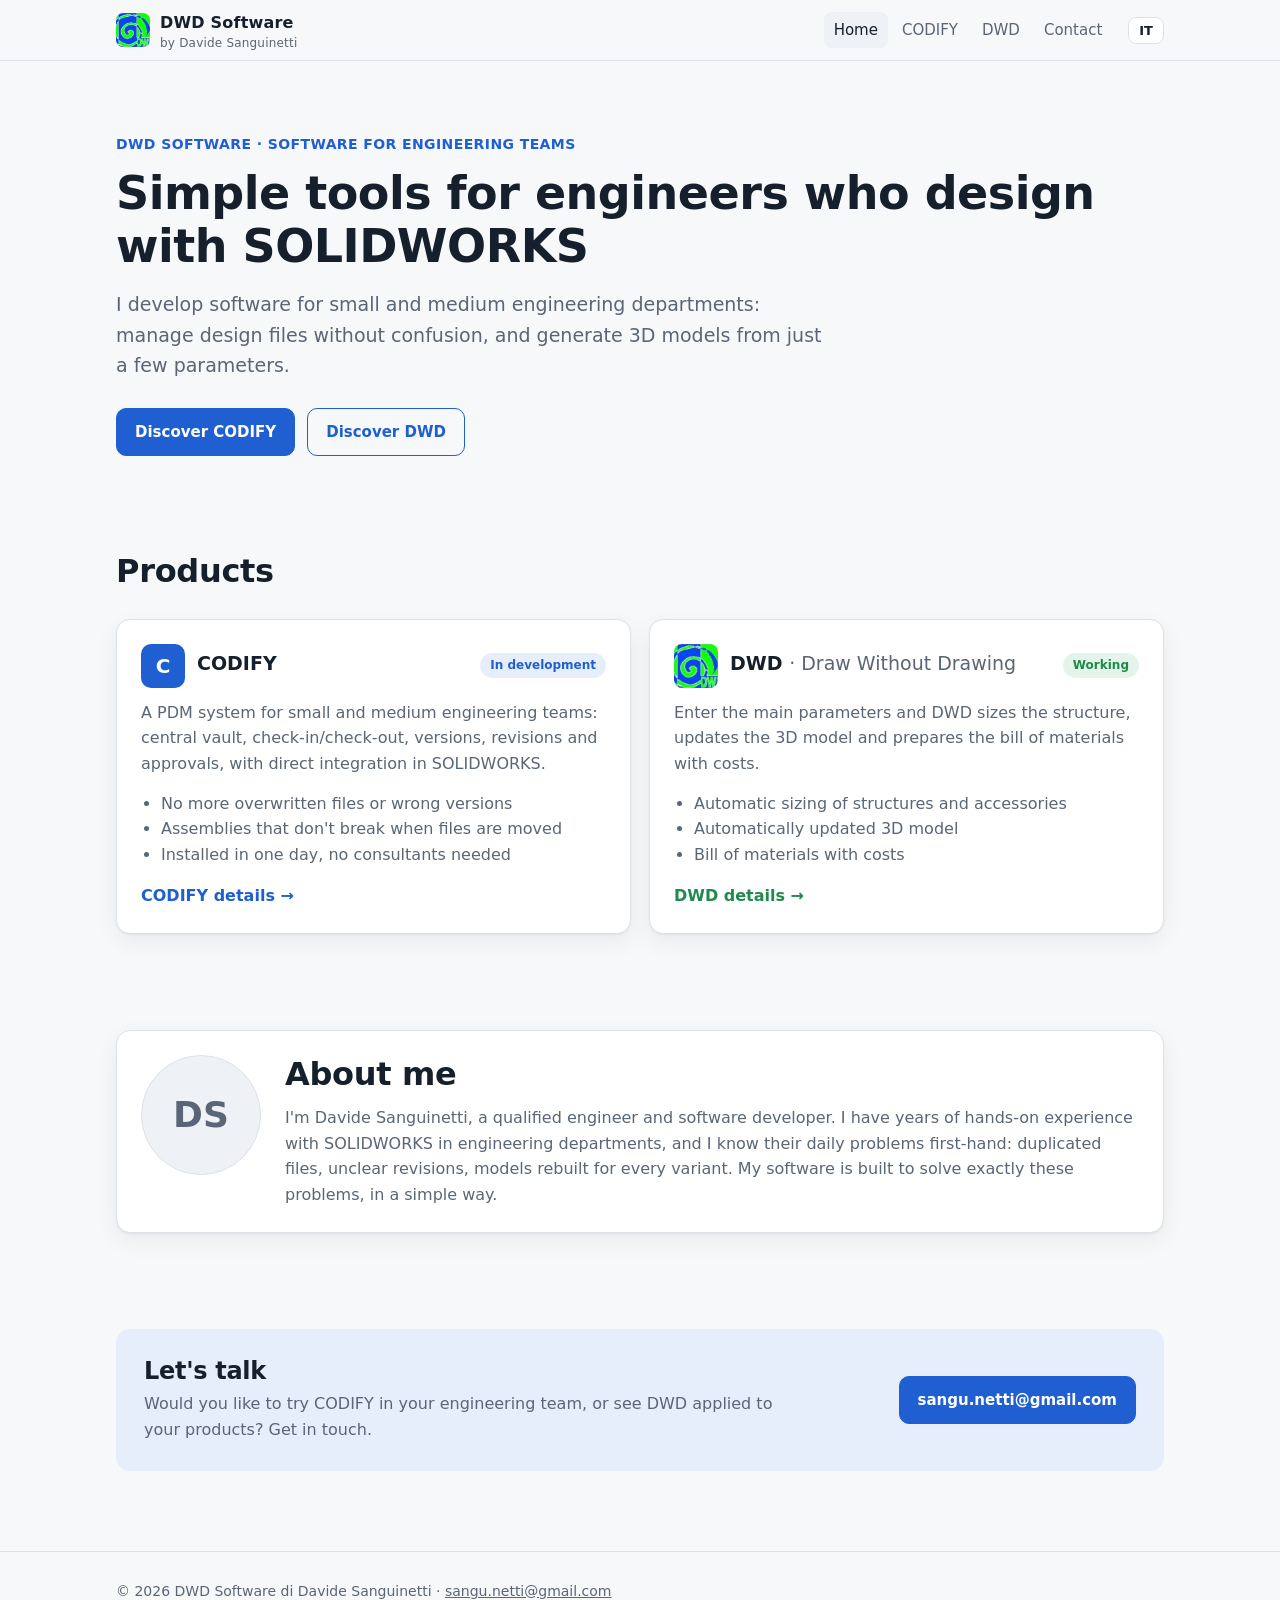
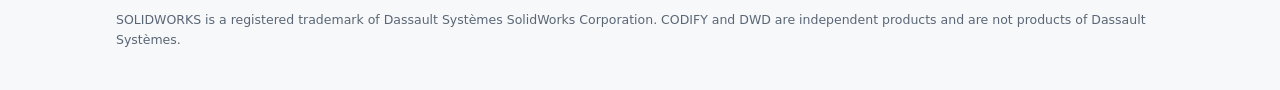
<file: index.html>
<!doctype html>
<html lang="it" data-lang="it"
      data-title-it="DWD Software · Software per SOLIDWORKS"
      data-title-en="DWD Software · Software for SOLIDWORKS">
<head>
  <meta charset="utf-8">
  <meta name="viewport" content="width=device-width, initial-scale=1">
  <title>DWD Software · Software per SOLIDWORKS</title>
  <meta name="description" content="CODIFY, PDM per piccoli uffici tecnici, e DWD, progettazione parametrica semplificata: software per chi lavora con SOLIDWORKS.">
  <link rel="stylesheet" href="style.css?v=2">
</head>
<body>

<header class="top">
  <div class="wrap">
    <a class="brand" href="index.html" data-keep-lang><img src="img/dwd-logo.png" alt="" width="34" height="34"><span>DWD Software
      <small lang="it">di Davide Sanguinetti</small>
      <small lang="en">by Davide Sanguinetti</small></span>
    </a>
    <nav class="nav">
      <a href="index.html" data-keep-lang aria-current="page">Home</a>
      <a href="codify.html" data-keep-lang>CODIFY</a>
      <a href="dwd.html" data-keep-lang>DWD</a>
      <a href="index.html#contatti" data-keep-lang><span lang="it">Contatti</span><span lang="en">Contact</span></a>
    </nav>
    <button class="lang" type="button" data-lang-switch>EN</button>
  </div>
</header>

<main>
  <div class="wrap hero">
    <p class="eyebrow" lang="it">DWD Software · Software per uffici tecnici</p>
    <p class="eyebrow" lang="en">DWD Software · Software for engineering teams</p>
    <h1 lang="it">Strumenti semplici per chi progetta con SOLIDWORKS</h1>
    <h1 lang="en">Simple tools for engineers who design with SOLIDWORKS</h1>
    <p class="lead" lang="it">Sviluppo software pensati per i piccoli e medi uffici tecnici: gestire i file di progetto senza confusione e generare modelli 3D partendo da pochi parametri.</p>
    <p class="lead" lang="en">I develop software for small and medium engineering departments: manage design files without confusion, and generate 3D models from just a few parameters.</p>
    <div class="btns">
      <a class="btn" href="codify.html" data-keep-lang><span lang="it">Scopri CODIFY</span><span lang="en">Discover CODIFY</span></a>
      <a class="btn ghost" href="dwd.html" data-keep-lang><span lang="it">Scopri DWD</span><span lang="en">Discover DWD</span></a>
    </div>
  </div>

  <section>
    <div class="wrap">
      <div class="section-head">
        <h2 lang="it">I prodotti</h2>
        <h2 lang="en">Products</h2>
      </div>
      <div class="grid two">
        <article class="card product">
          <div class="head">
            <div class="mark" aria-hidden="true">C</div>
            <h3>CODIFY</h3>
            <span class="tag" lang="it">In sviluppo</span>
            <span class="tag" lang="en">In development</span>
          </div>
          <p lang="it">Un PDM per piccoli e medi uffici tecnici: archivio centrale, check-in/check-out, versioni, revisioni e approvazioni, con integrazione diretta in SOLIDWORKS.</p>
          <p lang="en">A PDM system for small and medium engineering teams: central vault, check-in/check-out, versions, revisions and approvals, with direct integration in SOLIDWORKS.</p>
          <ul lang="it">
            <li>Niente più file sovrascritti o versioni sbagliate</li>
            <li>Assiemi che non si rompono quando sposti i file</li>
            <li>Installazione in un giorno, senza consulenti</li>
          </ul>
          <ul lang="en">
            <li>No more overwritten files or wrong versions</li>
            <li>Assemblies that don't break when files are moved</li>
            <li>Installed in one day, no consultants needed</li>
          </ul>
          <a class="more" href="codify.html" data-keep-lang><span lang="it">Dettagli su CODIFY →</span><span lang="en">CODIFY details →</span></a>
        </article>

        <article class="card product green-theme">
          <div class="head">
            <img src="img/dwd-logo.png" alt="DWD logo">
            <h3>DWD <span style="font-weight:400;color:var(--muted)">· Draw Without Drawing</span></h3>
            <span class="tag green" lang="it">Funzionante</span>
            <span class="tag green" lang="en">Working</span>
          </div>
          <p lang="it">Inserisci i parametri principali e DWD dimensiona la struttura, aggiorna il modello 3D e prepara la distinta dei costi.</p>
          <p lang="en">Enter the main parameters and DWD sizes the structure, updates the 3D model and prepares the bill of materials with costs.</p>
          <ul lang="it">
            <li>Dimensionamento automatico di strutture e accessori</li>
            <li>Modello 3D aggiornato in automatico</li>
            <li>Distinta dei materiali con i costi</li>
          </ul>
          <ul lang="en">
            <li>Automatic sizing of structures and accessories</li>
            <li>Automatically updated 3D model</li>
            <li>Bill of materials with costs</li>
          </ul>
          <a class="more" href="dwd.html" data-keep-lang style="color:var(--dwd)"><span lang="it">Dettagli su DWD →</span><span lang="en">DWD details →</span></a>
        </article>
      </div>
    </div>
  </section>

  <section id="chi-sono">
    <div class="wrap">
      <div class="card about">
        <div class="avatar" aria-hidden="true">DS</div>
        <div>
          <h2 lang="it">Chi sono</h2>
          <h2 lang="en">About me</h2>
          <p lang="it">Sono Davide Sanguinetti, ingegnere abilitato e sviluppatore software. Lavoro da anni in ambito tecnico con SOLIDWORKS e conosco da vicino i problemi quotidiani di un ufficio tecnico: file duplicati, revisioni poco chiare, modelli da rifare a ogni variante. I miei software nascono per risolvere proprio questi problemi, in modo semplice.</p>
          <p lang="en">I'm Davide Sanguinetti, a qualified engineer and software developer. I have years of hands-on experience with SOLIDWORKS in engineering departments, and I know their daily problems first-hand: duplicated files, unclear revisions, models rebuilt for every variant. My software is built to solve exactly these problems, in a simple way.</p>
        </div>
      </div>
    </div>
  </section>

  <section id="contatti">
    <div class="wrap">
      <div class="callout">
        <div>
          <h2 lang="it">Parliamone</h2>
          <h2 lang="en">Let's talk</h2>
          <p lang="it">Vuoi provare CODIFY nel tuo ufficio tecnico o vedere DWD applicato ai tuoi prodotti? Scrivimi.</p>
          <p lang="en">Would you like to try CODIFY in your engineering team, or see DWD applied to your products? Get in touch.</p>
        </div>
        <a class="btn" href="mailto:sangu.netti@gmail.com">sangu.netti@gmail.com</a>
      </div>
    </div>
  </section>
</main>

<footer>
  <div class="wrap">
    <div>© 2026 DWD Software di Davide Sanguinetti · <a href="mailto:sangu.netti@gmail.com">sangu.netti@gmail.com</a></div>
    <div class="legal" lang="it">SOLIDWORKS è un marchio registrato di Dassault Systèmes SolidWorks Corporation. CODIFY e DWD sono prodotti indipendenti e non sono prodotti di Dassault Systèmes.</div>
    <div class="legal" lang="en">SOLIDWORKS is a registered trademark of Dassault Systèmes SolidWorks Corporation. CODIFY and DWD are independent products and are not products of Dassault Systèmes.</div>
  </div>
</footer>

<script src="site.js?v=2"></script>
</body>
</html>
</file>
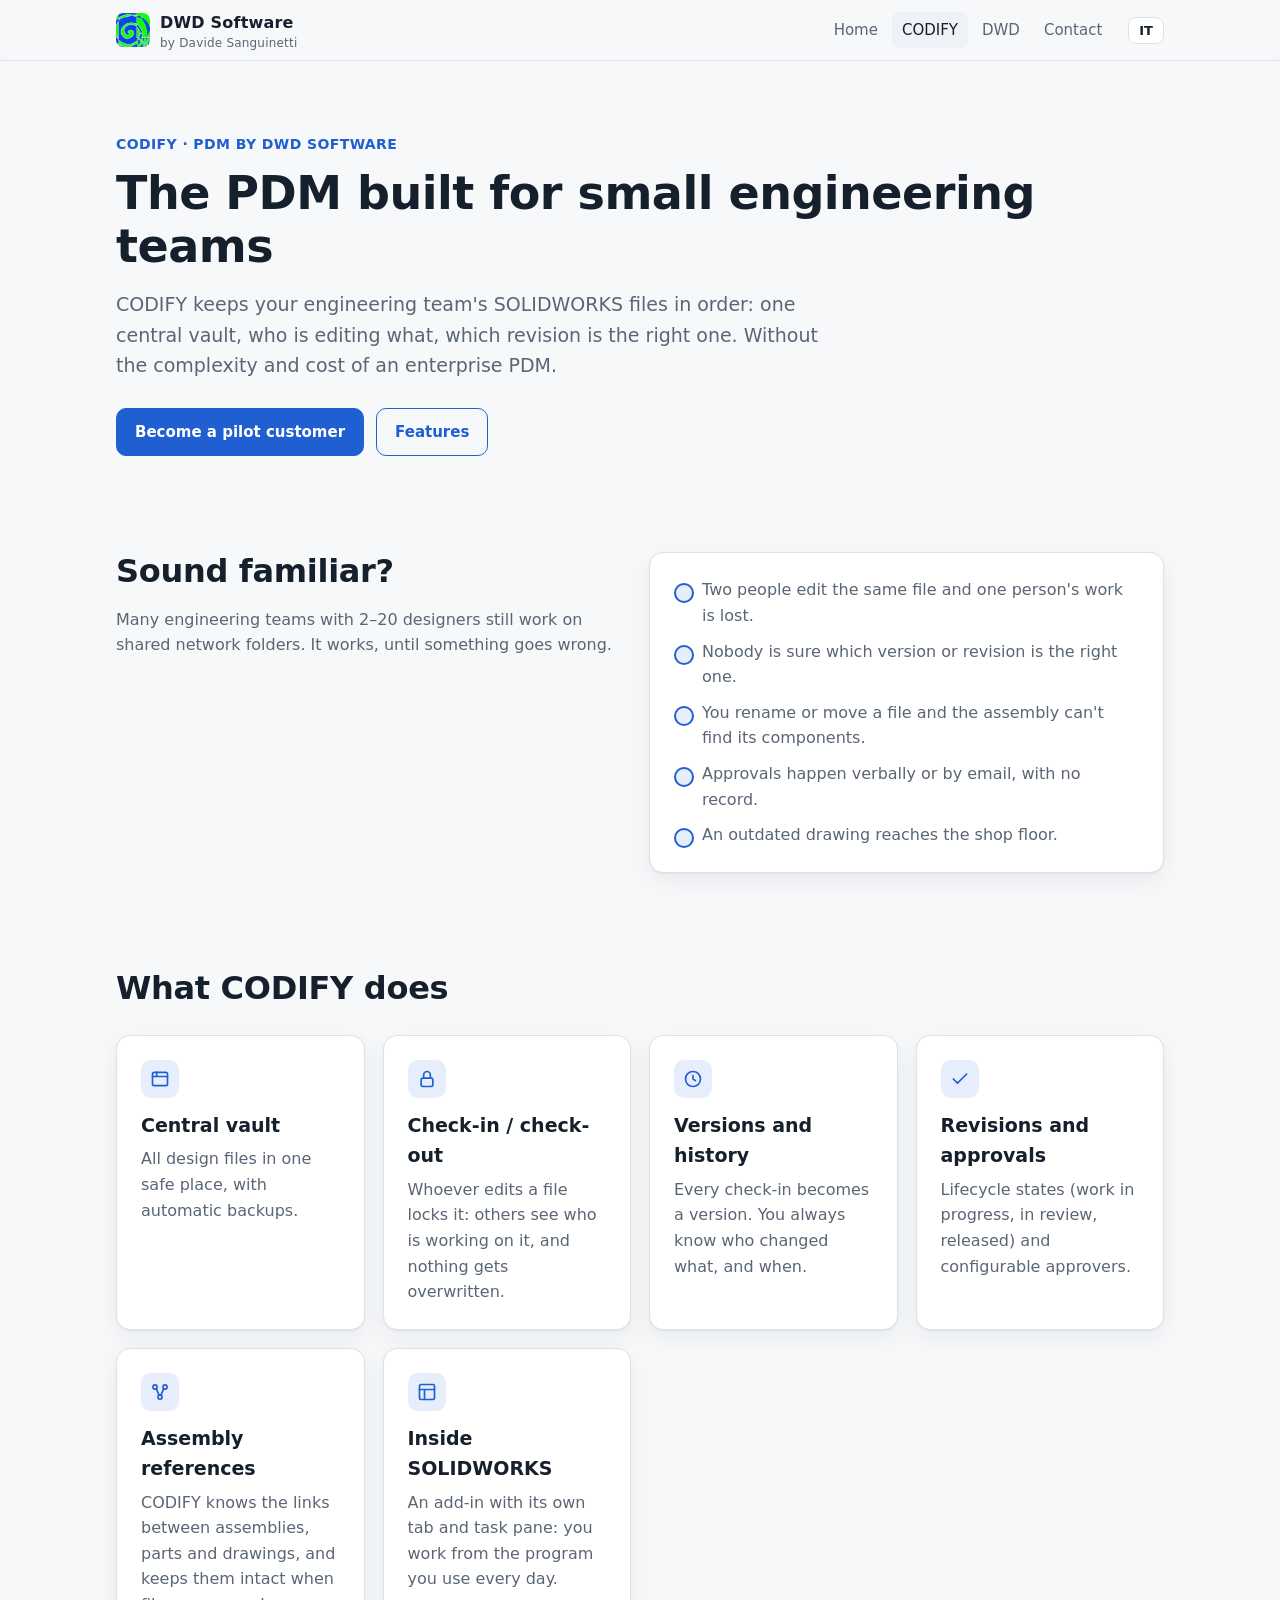
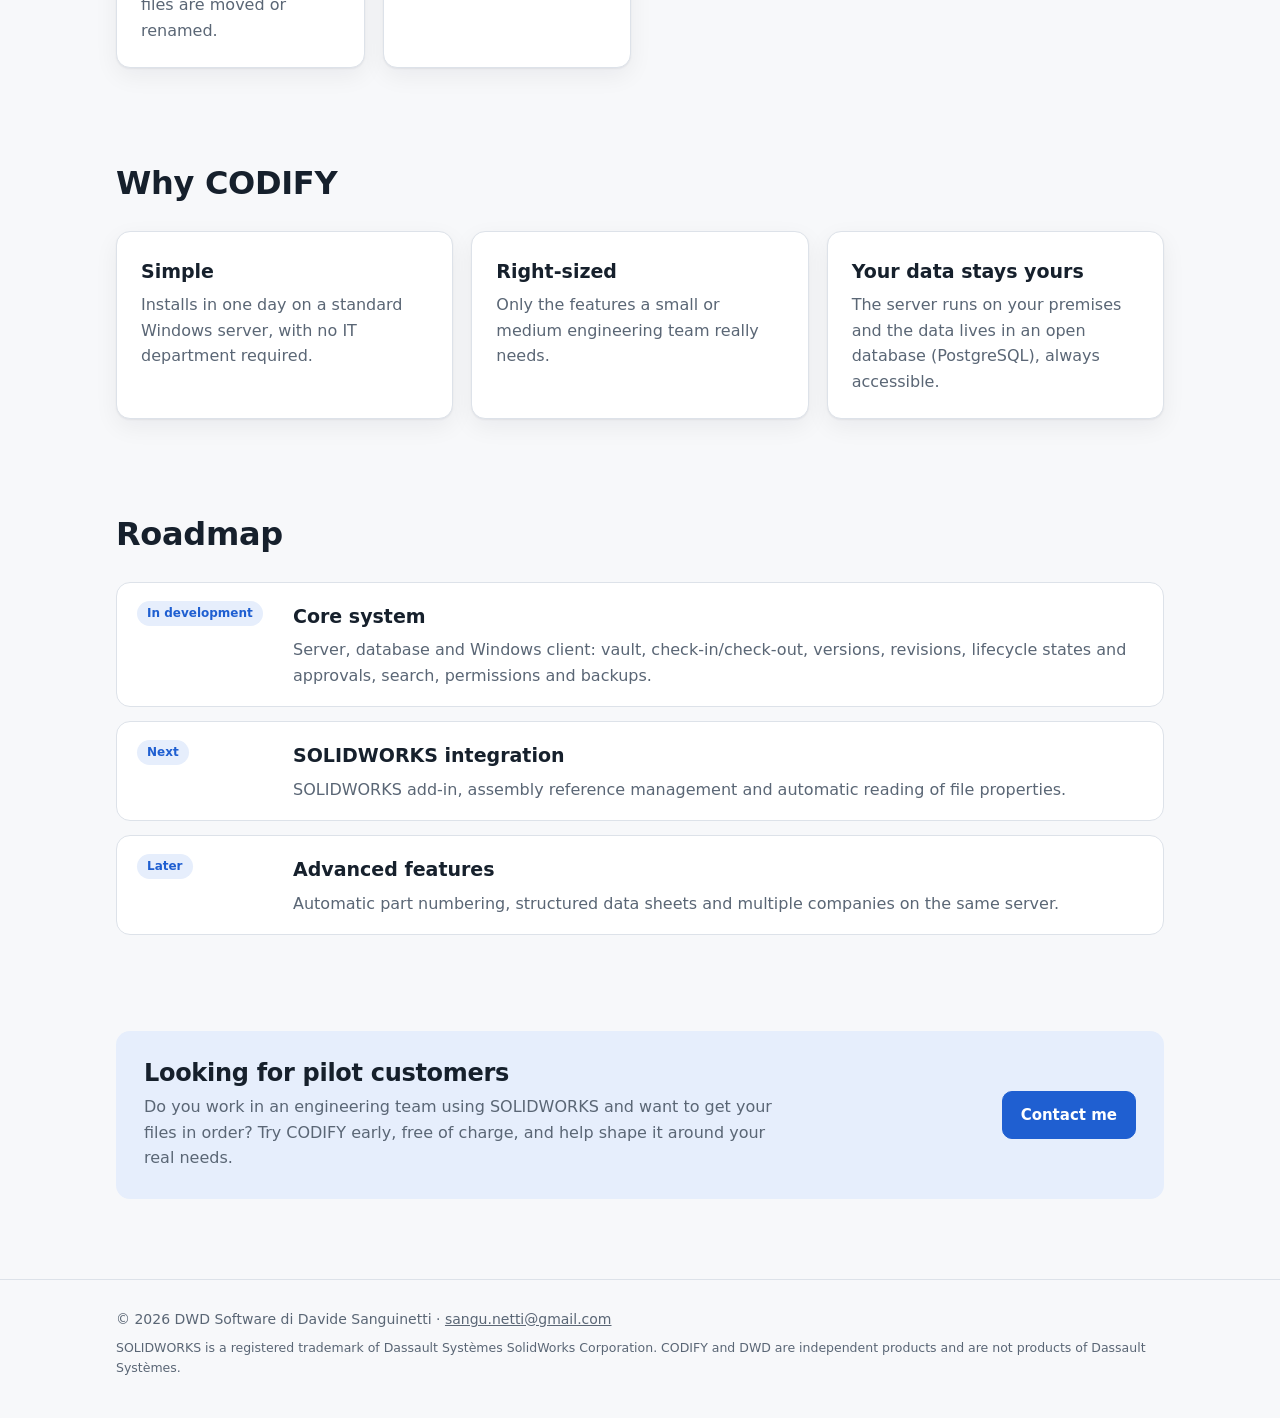
<file: codify.html>
<!doctype html>
<html lang="it" data-lang="it"
      data-title-it="CODIFY · PDM per piccoli uffici tecnici"
      data-title-en="CODIFY · PDM for small engineering teams">
<head>
  <meta charset="utf-8">
  <meta name="viewport" content="width=device-width, initial-scale=1">
  <title>CODIFY · PDM per piccoli uffici tecnici</title>
  <meta name="description" content="CODIFY è un PDM per piccoli e medi uffici tecnici che lavorano con SOLIDWORKS: archivio centrale, check-in/check-out, versioni, revisioni e approvazioni.">
  <link rel="stylesheet" href="style.css?v=2">
</head>
<body>

<header class="top">
  <div class="wrap">
    <a class="brand" href="index.html" data-keep-lang><img src="img/dwd-logo.png" alt="" width="34" height="34"><span>DWD Software
      <small lang="it">di Davide Sanguinetti</small>
      <small lang="en">by Davide Sanguinetti</small></span>
    </a>
    <nav class="nav">
      <a href="index.html" data-keep-lang>Home</a>
      <a href="codify.html" data-keep-lang aria-current="page">CODIFY</a>
      <a href="dwd.html" data-keep-lang>DWD</a>
      <a href="index.html#contatti" data-keep-lang><span lang="it">Contatti</span><span lang="en">Contact</span></a>
    </nav>
    <button class="lang" type="button" data-lang-switch>EN</button>
  </div>
</header>

<main>
  <div class="wrap hero">
    <p class="eyebrow">CODIFY · PDM by DWD Software</p>
    <h1 lang="it">Il PDM su misura per i piccoli uffici tecnici</h1>
    <h1 lang="en">The PDM built for small engineering teams</h1>
    <p class="lead" lang="it">CODIFY tiene in ordine i file SOLIDWORKS del tuo ufficio tecnico: un archivio centrale, chi sta modificando cosa, quale revisione è quella buona. Senza la complessità e i costi di un PDM per grandi aziende.</p>
    <p class="lead" lang="en">CODIFY keeps your engineering team's SOLIDWORKS files in order: one central vault, who is editing what, which revision is the right one. Without the complexity and cost of an enterprise PDM.</p>
    <div class="btns">
      <a class="btn" href="#pilota"><span lang="it">Diventa azienda pilota</span><span lang="en">Become a pilot customer</span></a>
      <a class="btn ghost" href="#funzioni"><span lang="it">Le funzioni</span><span lang="en">Features</span></a>
    </div>
  </div>

  <section>
    <div class="wrap grid two">
      <div>
        <h2 lang="it">Ti suona familiare?</h2>
        <h2 lang="en">Sound familiar?</h2>
        <p style="color:var(--muted)" lang="it">Molti uffici tecnici con 2–20 progettisti lavorano ancora su cartelle condivise. Funziona, finché qualcosa va storto.</p>
        <p style="color:var(--muted)" lang="en">Many engineering teams with 2–20 designers still work on shared network folders. It works, until something goes wrong.</p>
      </div>
      <div class="card">
        <ul class="checks" lang="it">
          <li>Due persone modificano lo stesso file e il lavoro di una va perso.</li>
          <li>Non è chiaro quale sia la versione o la revisione giusta.</li>
          <li>Rinomini o sposti un file e l'assieme non trova più i componenti.</li>
          <li>Le approvazioni avvengono a voce o via email, senza traccia.</li>
          <li>In officina arriva un disegno vecchio.</li>
        </ul>
        <ul class="checks" lang="en">
          <li>Two people edit the same file and one person's work is lost.</li>
          <li>Nobody is sure which version or revision is the right one.</li>
          <li>You rename or move a file and the assembly can't find its components.</li>
          <li>Approvals happen verbally or by email, with no record.</li>
          <li>An outdated drawing reaches the shop floor.</li>
        </ul>
      </div>
    </div>
  </section>

  <section id="funzioni">
    <div class="wrap">
      <div class="section-head">
        <h2 lang="it">Cosa fa CODIFY</h2>
        <h2 lang="en">What CODIFY does</h2>
      </div>
      <div class="grid three">
        <div class="card">
          <div class="icon"><svg viewBox="0 0 24 24" fill="none" stroke="currentColor" stroke-width="2" stroke-linecap="round" stroke-linejoin="round"><rect x="3" y="4" width="18" height="16" rx="2"/><path d="M3 9h18M8 4v5"/></svg></div>
          <h3 lang="it">Archivio centrale</h3><h3 lang="en">Central vault</h3>
          <p lang="it">Tutti i file di progetto in un unico posto sicuro, con backup automatici.</p>
          <p lang="en">All design files in one safe place, with automatic backups.</p>
        </div>
        <div class="card">
          <div class="icon"><svg viewBox="0 0 24 24" fill="none" stroke="currentColor" stroke-width="2" stroke-linecap="round" stroke-linejoin="round"><rect x="5" y="11" width="14" height="10" rx="2"/><path d="M8 11V7a4 4 0 0 1 8 0v4"/></svg></div>
          <h3>Check-in / check-out</h3>
          <p lang="it">Chi modifica un file lo blocca: gli altri vedono chi ci sta lavorando e niente viene sovrascritto.</p>
          <p lang="en">Whoever edits a file locks it: others see who is working on it, and nothing gets overwritten.</p>
        </div>
        <div class="card">
          <div class="icon"><svg viewBox="0 0 24 24" fill="none" stroke="currentColor" stroke-width="2" stroke-linecap="round" stroke-linejoin="round"><path d="M12 8v4l3 2"/><circle cx="12" cy="12" r="9"/></svg></div>
          <h3 lang="it">Versioni e cronologia</h3><h3 lang="en">Versions and history</h3>
          <p lang="it">Ogni salvataggio diventa una versione. Sai sempre chi ha cambiato cosa e quando.</p>
          <p lang="en">Every check-in becomes a version. You always know who changed what, and when.</p>
        </div>
        <div class="card">
          <div class="icon"><svg viewBox="0 0 24 24" fill="none" stroke="currentColor" stroke-width="2" stroke-linecap="round" stroke-linejoin="round"><path d="M20 6 9 17l-5-5"/></svg></div>
          <h3 lang="it">Revisioni e approvazioni</h3><h3 lang="en">Revisions and approvals</h3>
          <p lang="it">Stati di lavorazione (in lavorazione, in revisione, rilasciato) e approvatori configurabili.</p>
          <p lang="en">Lifecycle states (work in progress, in review, released) and configurable approvers.</p>
        </div>
        <div class="card">
          <div class="icon"><svg viewBox="0 0 24 24" fill="none" stroke="currentColor" stroke-width="2" stroke-linecap="round" stroke-linejoin="round"><circle cx="6" cy="6" r="2.5"/><circle cx="18" cy="6" r="2.5"/><circle cx="12" cy="18" r="2.5"/><path d="M7.5 8 11 16M16.5 8 13 16"/></svg></div>
          <h3 lang="it">Riferimenti degli assiemi</h3><h3 lang="en">Assembly references</h3>
          <p lang="it">CODIFY conosce i legami tra assiemi, parti e tavole e li mantiene quando sposti o rinomini i file.</p>
          <p lang="en">CODIFY knows the links between assemblies, parts and drawings, and keeps them intact when files are moved or renamed.</p>
        </div>
        <div class="card">
          <div class="icon"><svg viewBox="0 0 24 24" fill="none" stroke="currentColor" stroke-width="2" stroke-linecap="round" stroke-linejoin="round"><rect x="3" y="3" width="18" height="18" rx="2"/><path d="M3 9h18M9 9v12"/></svg></div>
          <h3 lang="it">Dentro SOLIDWORKS</h3><h3 lang="en">Inside SOLIDWORKS</h3>
          <p lang="it">Un add-in con scheda e pannello dedicati: lavori dal programma che usi tutti i giorni.</p>
          <p lang="en">An add-in with its own tab and task pane: you work from the program you use every day.</p>
        </div>
      </div>
    </div>
  </section>

  <section>
    <div class="wrap">
      <div class="section-head">
        <h2 lang="it">Perché CODIFY</h2>
        <h2 lang="en">Why CODIFY</h2>
      </div>
      <div class="grid three">
        <div class="card">
          <h3 lang="it">Semplice</h3><h3 lang="en">Simple</h3>
          <p lang="it">Si installa in un giorno su un normale server Windows e non richiede un reparto IT.</p>
          <p lang="en">Installs in one day on a standard Windows server, with no IT department required.</p>
        </div>
        <div class="card">
          <h3 lang="it">Su misura</h3><h3 lang="en">Right-sized</h3>
          <p lang="it">Solo le funzioni che servono davvero a un ufficio tecnico di piccole o medie dimensioni.</p>
          <p lang="en">Only the features a small or medium engineering team really needs.</p>
        </div>
        <div class="card">
          <h3 lang="it">I tuoi dati restano tuoi</h3><h3 lang="en">Your data stays yours</h3>
          <p lang="it">Il server è in azienda e i dati sono in un database aperto (PostgreSQL), sempre accessibili.</p>
          <p lang="en">The server runs on your premises and the data lives in an open database (PostgreSQL), always accessible.</p>
        </div>
      </div>
    </div>
  </section>

  <section>
    <div class="wrap">
      <div class="section-head">
        <h2 lang="it">A che punto siamo</h2>
        <h2 lang="en">Roadmap</h2>
      </div>
      <ol class="roadmap">
        <li>
          <div class="when"><span class="tag" lang="it">In sviluppo</span><span class="tag" lang="en">In development</span></div>
          <div>
            <h3 lang="it">Sistema base</h3><h3 lang="en">Core system</h3>
            <p lang="it">Server, database e client Windows: archivio, check-in/check-out, versioni, revisioni, stati e approvazioni, ricerca, permessi e backup.</p>
            <p lang="en">Server, database and Windows client: vault, check-in/check-out, versions, revisions, lifecycle states and approvals, search, permissions and backups.</p>
          </div>
        </li>
        <li>
          <div class="when"><span class="tag" lang="it">Prossimo passo</span><span class="tag" lang="en">Next</span></div>
          <div>
            <h3 lang="it">Integrazione con SOLIDWORKS</h3><h3 lang="en">SOLIDWORKS integration</h3>
            <p lang="it">Add-in per SOLIDWORKS, gestione dei riferimenti degli assiemi e lettura automatica delle proprietà dei file.</p>
            <p lang="en">SOLIDWORKS add-in, assembly reference management and automatic reading of file properties.</p>
          </div>
        </li>
        <li>
          <div class="when"><span class="tag" lang="it">In seguito</span><span class="tag" lang="en">Later</span></div>
          <div>
            <h3 lang="it">Funzioni avanzate</h3><h3 lang="en">Advanced features</h3>
            <p lang="it">Codifica automatica dei componenti, schede dati strutturate e gestione di più aziende sullo stesso server.</p>
            <p lang="en">Automatic part numbering, structured data sheets and multiple companies on the same server.</p>
          </div>
        </li>
      </ol>
    </div>
  </section>

  <section id="pilota">
    <div class="wrap">
      <div class="callout">
        <div>
          <h2 lang="it">Cerco aziende pilota</h2>
          <h2 lang="en">Looking for pilot customers</h2>
          <p lang="it">Lavori in un ufficio tecnico con SOLIDWORKS e vorresti mettere ordine nei file? Prova CODIFY in anteprima, gratuitamente, e aiutami a costruirlo intorno alle tue esigenze reali.</p>
          <p lang="en">Do you work in an engineering team using SOLIDWORKS and want to get your files in order? Try CODIFY early, free of charge, and help shape it around your real needs.</p>
        </div>
        <a class="btn" href="mailto:sangu.netti@gmail.com?subject=CODIFY%20pilot"><span lang="it">Scrivimi</span><span lang="en">Contact me</span></a>
      </div>
    </div>
  </section>
</main>

<footer>
  <div class="wrap">
    <div>© 2026 DWD Software di Davide Sanguinetti · <a href="mailto:sangu.netti@gmail.com">sangu.netti@gmail.com</a></div>
    <div class="legal" lang="it">SOLIDWORKS è un marchio registrato di Dassault Systèmes SolidWorks Corporation. CODIFY e DWD sono prodotti indipendenti e non sono prodotti di Dassault Systèmes.</div>
    <div class="legal" lang="en">SOLIDWORKS is a registered trademark of Dassault Systèmes SolidWorks Corporation. CODIFY and DWD are independent products and are not products of Dassault Systèmes.</div>
  </div>
</footer>

<script src="site.js?v=2"></script>
</body>
</html>
</file>
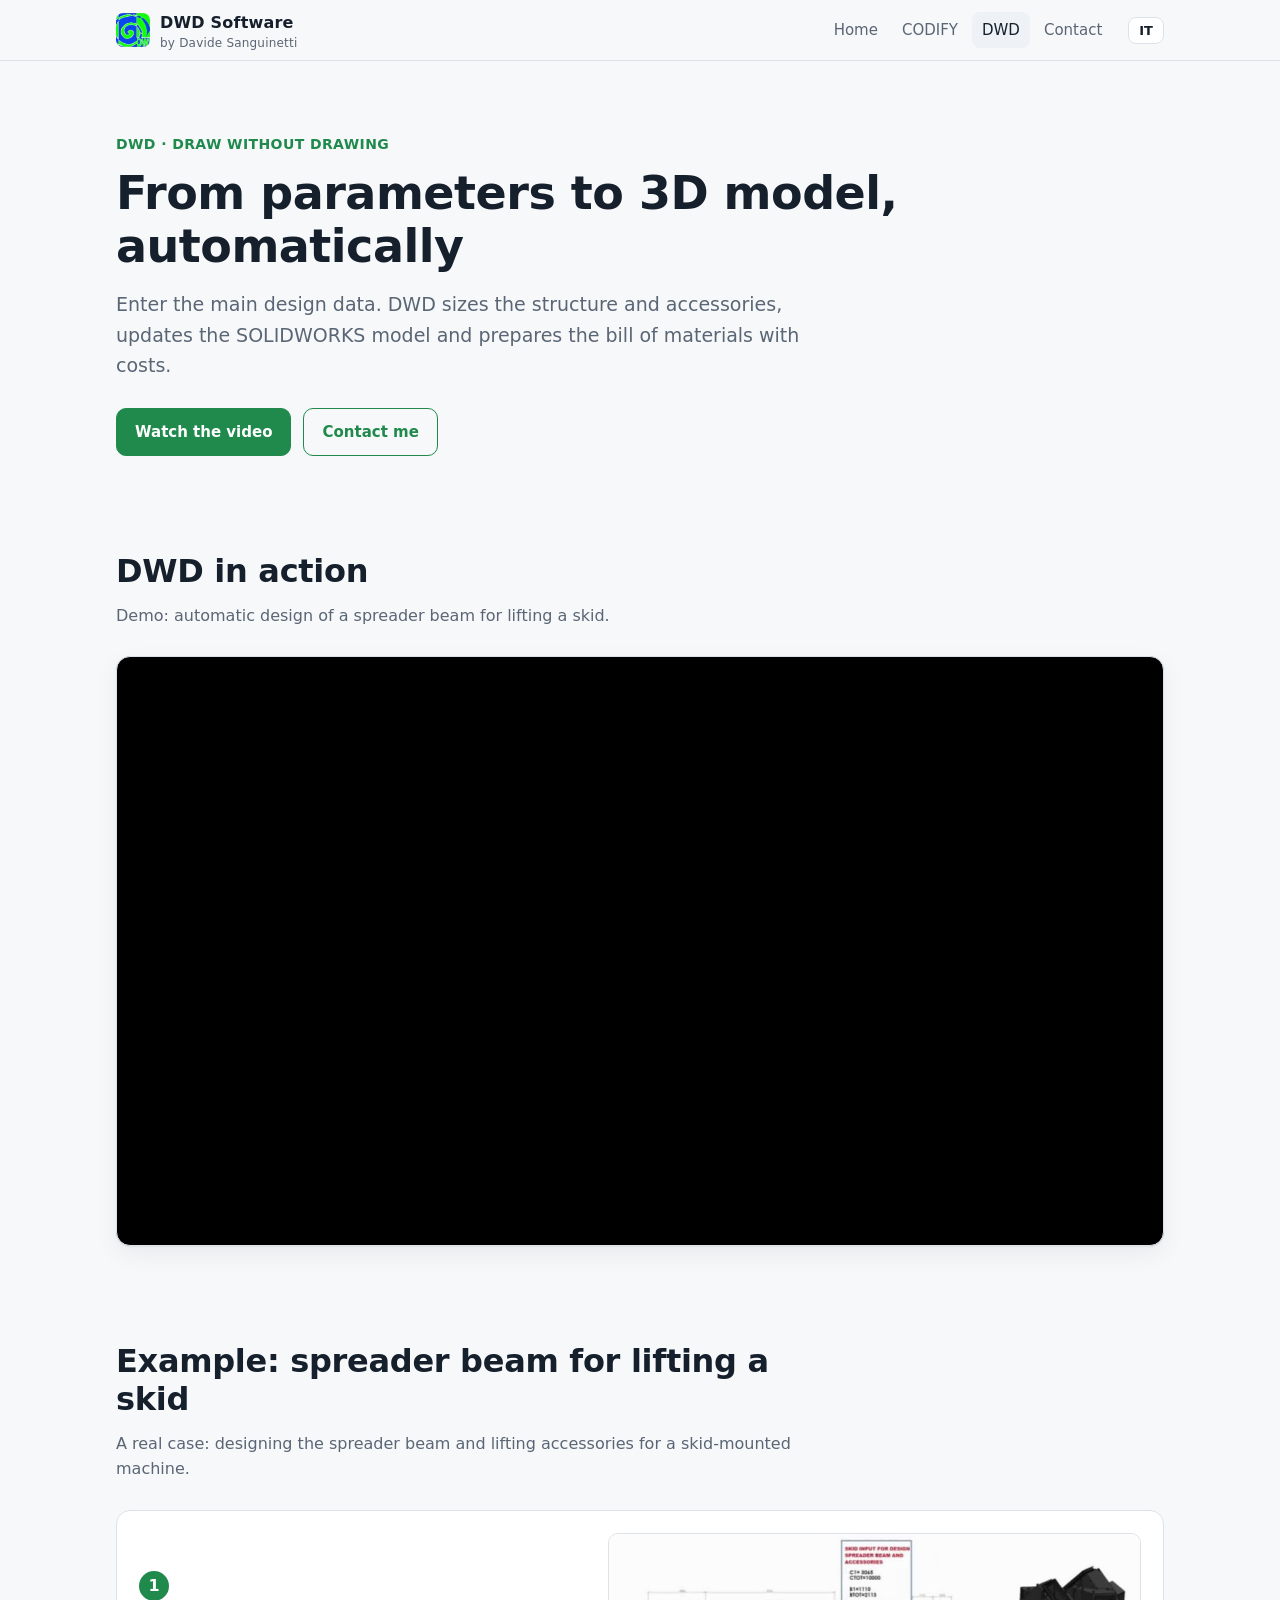
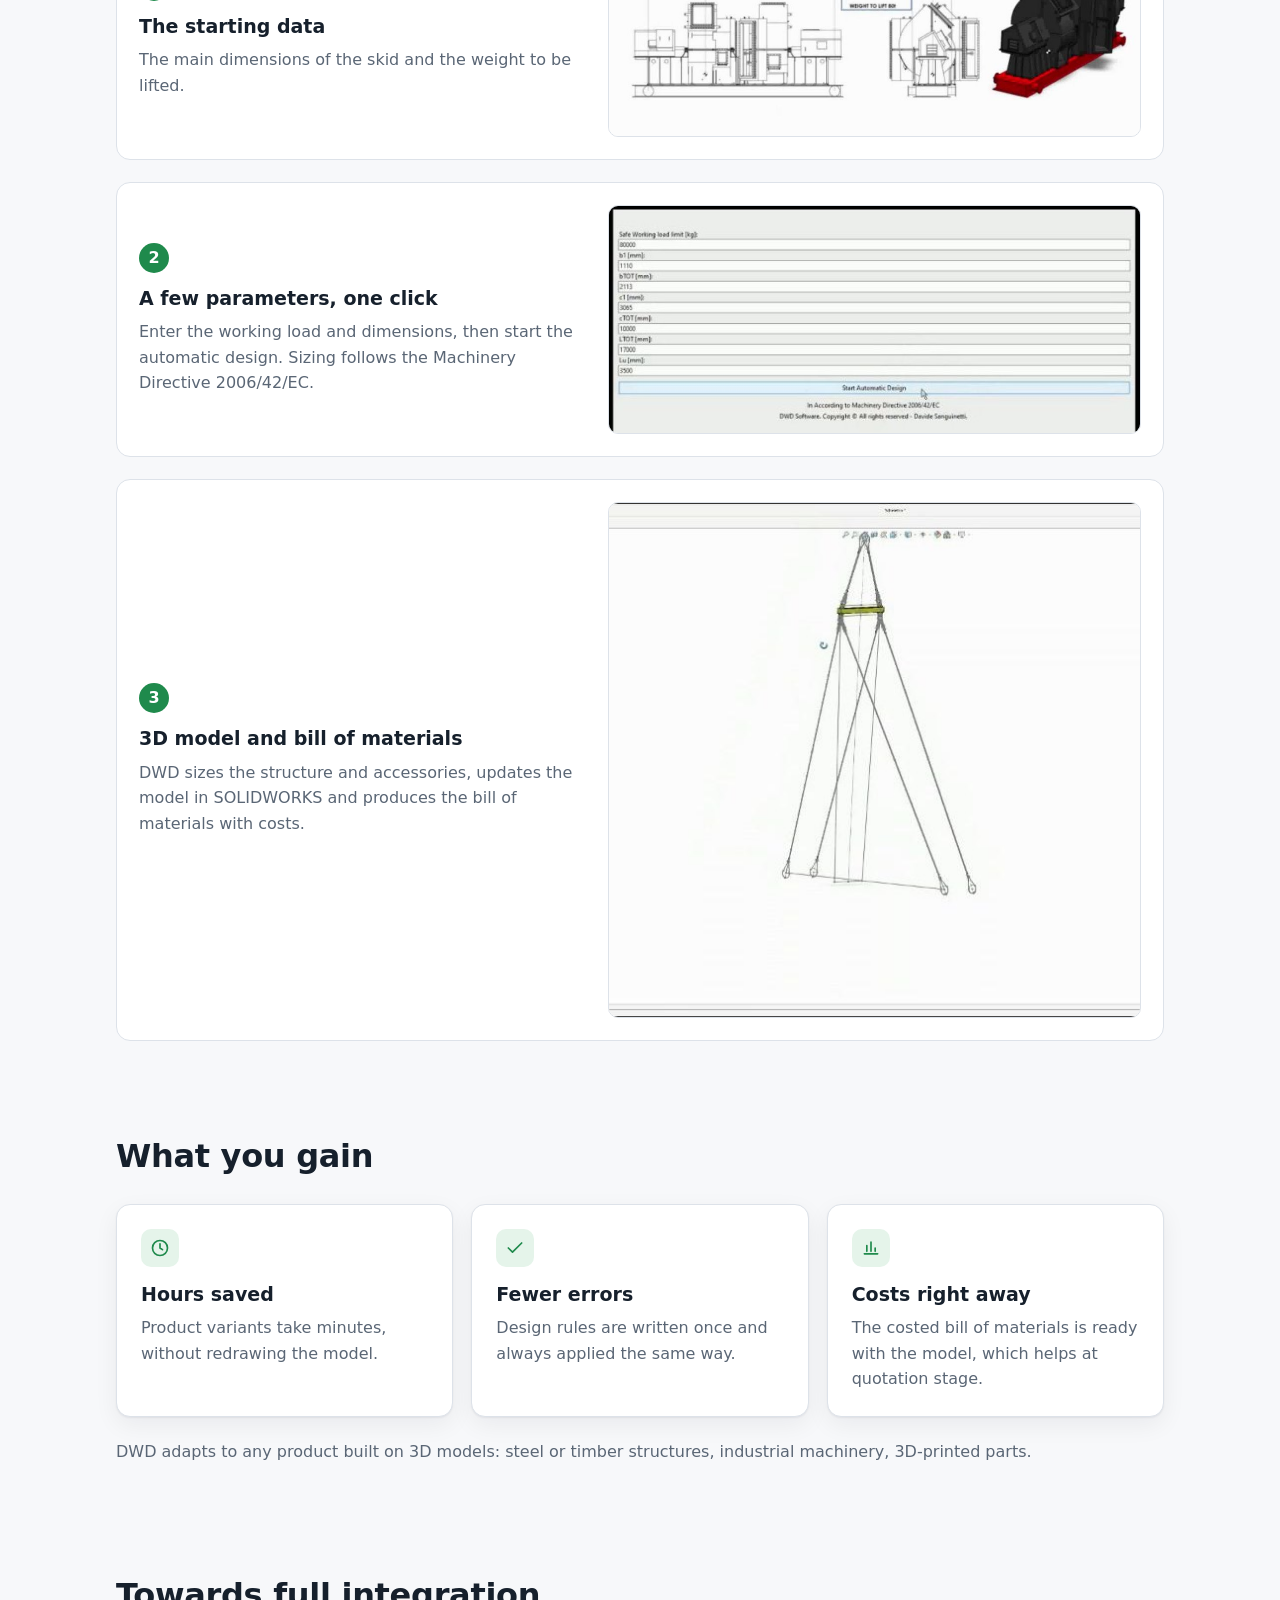
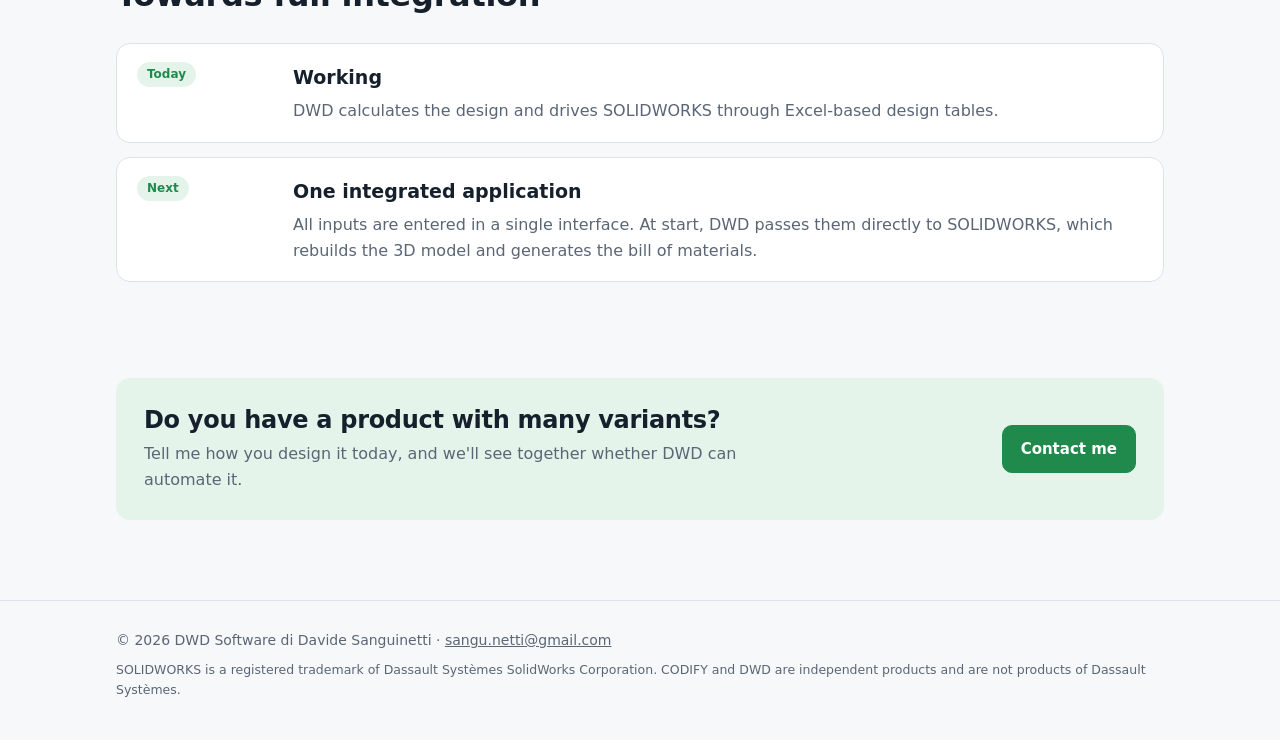
<file: dwd.html>
<!doctype html>
<html lang="it" data-lang="it"
      data-title-it="DWD · Draw Without Drawing"
      data-title-en="DWD · Draw Without Drawing">
<head>
  <meta charset="utf-8">
  <meta name="viewport" content="width=device-width, initial-scale=1">
  <title>DWD · Draw Without Drawing</title>
  <meta name="description" content="DWD genera modelli 3D completi partendo da pochi parametri: dimensiona strutture e accessori, aggiorna il modello SOLIDWORKS e produce la distinta dei costi.">
  <link rel="stylesheet" href="style.css?v=2">
</head>
<body class="green-theme">

<header class="top">
  <div class="wrap">
    <a class="brand" href="index.html" data-keep-lang><img src="img/dwd-logo.png" alt="" width="34" height="34"><span>DWD Software
      <small lang="it">di Davide Sanguinetti</small>
      <small lang="en">by Davide Sanguinetti</small></span>
    </a>
    <nav class="nav">
      <a href="index.html" data-keep-lang>Home</a>
      <a href="codify.html" data-keep-lang>CODIFY</a>
      <a href="dwd.html" data-keep-lang aria-current="page">DWD</a>
      <a href="index.html#contatti" data-keep-lang><span lang="it">Contatti</span><span lang="en">Contact</span></a>
    </nav>
    <button class="lang" type="button" data-lang-switch>EN</button>
  </div>
</header>

<main>
  <div class="wrap hero">
    <p class="eyebrow" style="color:var(--dwd)">DWD · Draw Without Drawing</p>
    <h1 lang="it">Dai parametri al modello 3D, in automatico</h1>
    <h1 lang="en">From parameters to 3D model, automatically</h1>
    <p class="lead" lang="it">Inserisci i dati principali del progetto. DWD dimensiona la struttura e gli accessori, aggiorna il modello SOLIDWORKS e prepara la distinta dei materiali con i costi.</p>
    <p class="lead" lang="en">Enter the main design data. DWD sizes the structure and accessories, updates the SOLIDWORKS model and prepares the bill of materials with costs.</p>
    <div class="btns">
      <a class="btn green" href="#video"><span lang="it">Guarda il video</span><span lang="en">Watch the video</span></a>
      <a class="btn ghost" href="index.html#contatti" data-keep-lang style="color:var(--dwd);border-color:var(--dwd)"><span lang="it">Contattami</span><span lang="en">Contact me</span></a>
    </div>
  </div>

  <section id="video">
    <div class="wrap">
      <div class="section-head">
        <h2 lang="it">DWD in azione</h2>
        <h2 lang="en">DWD in action</h2>
        <p lang="it">Dimostrazione: progettazione automatica di un bilancino per il sollevamento di uno skid.</p>
        <p lang="en">Demo: automatic design of a spreader beam for lifting a skid.</p>
      </div>
      <div class="video">
        <iframe src="https://www.youtube-nocookie.com/embed/jKWvS1WPLJ8?rel=0"
                title="DWD Software – demo"
                allow="accelerometer; clipboard-write; encrypted-media; gyroscope; picture-in-picture; web-share"
                referrerpolicy="strict-origin-when-cross-origin"
                allowfullscreen loading="lazy"></iframe>
      </div>
    </div>
  </section>

  <section id="esempio">
    <div class="wrap">
      <div class="section-head">
        <h2 lang="it">Esempio: bilancino per il sollevamento di uno skid</h2>
        <h2 lang="en">Example: spreader beam for lifting a skid</h2>
        <p lang="it">Un caso reale: progettare il bilancino e gli accessori per sollevare un macchinario montato su skid.</p>
        <p lang="en">A real case: designing the spreader beam and lifting accessories for a skid-mounted machine.</p>
      </div>
      <div class="steps">
        <div class="step">
          <div>
            <div class="num"></div>
            <h3 lang="it">I dati di partenza</h3><h3 lang="en">The starting data</h3>
            <p lang="it">Le dimensioni principali dello skid e il peso da sollevare.</p>
            <p lang="en">The main dimensions of the skid and the weight to be lifted.</p>
          </div>
          <figure><img src="img/dwd-input.jpg" width="920" height="350" alt="Skid da sollevare con le quote principali / Skid to be lifted with its main dimensions"></figure>
        </div>
        <div class="step">
          <div>
            <div class="num"></div>
            <h3 lang="it">Pochi parametri, un clic</h3><h3 lang="en">A few parameters, one click</h3>
            <p lang="it">Si inseriscono carico di lavoro e quote, poi si avvia la progettazione automatica. Il dimensionamento segue la Direttiva Macchine 2006/42/CE.</p>
            <p lang="en">Enter the working load and dimensions, then start the automatic design. Sizing follows the Machinery Directive 2006/42/EC.</p>
          </div>
          <figure><img src="img/dwd-app.jpg" width="610" height="260" alt="Finestra di DWD con i parametri / DWD window with the input parameters"></figure>
        </div>
        <div class="step">
          <div>
            <div class="num"></div>
            <h3 lang="it">Modello 3D e distinta</h3><h3 lang="en">3D model and bill of materials</h3>
            <p lang="it">DWD dimensiona struttura e accessori, aggiorna il modello in SOLIDWORKS e produce la distinta dei materiali con i costi.</p>
            <p lang="en">DWD sizes the structure and accessories, updates the model in SOLIDWORKS and produces the bill of materials with costs.</p>
          </div>
          <figure><img src="img/dwd-model.jpg" width="538" height="520" alt="Modello 3D del bilancino generato / Generated 3D model of the spreader beam"></figure>
        </div>
      </div>
    </div>
  </section>

  <section>
    <div class="wrap">
      <div class="section-head">
        <h2 lang="it">Cosa ci guadagni</h2>
        <h2 lang="en">What you gain</h2>
      </div>
      <div class="grid three">
        <div class="card">
          <div class="icon"><svg viewBox="0 0 24 24" fill="none" stroke="currentColor" stroke-width="2" stroke-linecap="round" stroke-linejoin="round"><circle cx="12" cy="12" r="9"/><path d="M12 7v5l3 2"/></svg></div>
          <h3 lang="it">Ore risparmiate</h3><h3 lang="en">Hours saved</h3>
          <p lang="it">Le varianti di un prodotto si ottengono in minuti, senza ridisegnare il modello.</p>
          <p lang="en">Product variants take minutes, without redrawing the model.</p>
        </div>
        <div class="card">
          <div class="icon"><svg viewBox="0 0 24 24" fill="none" stroke="currentColor" stroke-width="2" stroke-linecap="round" stroke-linejoin="round"><path d="M20 6 9 17l-5-5"/></svg></div>
          <h3 lang="it">Meno errori</h3><h3 lang="en">Fewer errors</h3>
          <p lang="it">Le regole di progetto sono scritte una volta e applicate sempre allo stesso modo.</p>
          <p lang="en">Design rules are written once and always applied the same way.</p>
        </div>
        <div class="card">
          <div class="icon"><svg viewBox="0 0 24 24" fill="none" stroke="currentColor" stroke-width="2" stroke-linecap="round" stroke-linejoin="round"><path d="M4 19h16M7 16V9M12 16V5M17 16v-4"/></svg></div>
          <h3 lang="it">Costi subito</h3><h3 lang="en">Costs right away</h3>
          <p lang="it">La distinta con i costi è pronta insieme al modello: utile già in fase di offerta.</p>
          <p lang="en">The costed bill of materials is ready with the model, which helps at quotation stage.</p>
        </div>
      </div>
      <p style="color:var(--muted);margin-top:22px" lang="it">DWD si adatta a qualsiasi prodotto legato a modelli 3D: strutture in acciaio o legno, macchinari industriali, componenti per la stampa 3D.</p>
      <p style="color:var(--muted);margin-top:22px" lang="en">DWD adapts to any product built on 3D models: steel or timber structures, industrial machinery, 3D-printed parts.</p>
    </div>
  </section>

  <section>
    <div class="wrap">
      <div class="section-head">
        <h2 lang="it">Verso l'integrazione completa</h2>
        <h2 lang="en">Towards full integration</h2>
      </div>
      <ol class="roadmap">
        <li>
          <div class="when"><span class="tag green" lang="it">Oggi</span><span class="tag green" lang="en">Today</span></div>
          <div>
            <h3 lang="it">Funzionante</h3><h3 lang="en">Working</h3>
            <p lang="it">DWD calcola il progetto e comanda SOLIDWORKS tramite tabelle dati in Excel.</p>
            <p lang="en">DWD calculates the design and drives SOLIDWORKS through Excel-based design tables.</p>
          </div>
        </li>
        <li>
          <div class="when"><span class="tag green" lang="it">Prossimo passo</span><span class="tag green" lang="en">Next</span></div>
          <div>
            <h3 lang="it">Un'unica applicazione</h3><h3 lang="en">One integrated application</h3>
            <p lang="it">Tutti i dati si inseriscono in un'unica interfaccia. All'avvio DWD li passa direttamente a SOLIDWORKS, che ricostruisce il modello 3D e genera la distinta.</p>
            <p lang="en">All inputs are entered in a single interface. At start, DWD passes them directly to SOLIDWORKS, which rebuilds the 3D model and generates the bill of materials.</p>
          </div>
        </li>
      </ol>
    </div>
  </section>

  <section>
    <div class="wrap">
      <div class="callout green">
        <div>
          <h2 lang="it">Hai un prodotto con molte varianti?</h2>
          <h2 lang="en">Do you have a product with many variants?</h2>
          <p lang="it">Raccontami come lo progetti oggi: vediamo insieme se DWD può automatizzarlo.</p>
          <p lang="en">Tell me how you design it today, and we'll see together whether DWD can automate it.</p>
        </div>
        <a class="btn green" href="mailto:sangu.netti@gmail.com?subject=DWD"><span lang="it">Scrivimi</span><span lang="en">Contact me</span></a>
      </div>
    </div>
  </section>
</main>

<footer>
  <div class="wrap">
    <div>© 2026 DWD Software di Davide Sanguinetti · <a href="mailto:sangu.netti@gmail.com">sangu.netti@gmail.com</a></div>
    <div class="legal" lang="it">SOLIDWORKS è un marchio registrato di Dassault Systèmes SolidWorks Corporation. CODIFY e DWD sono prodotti indipendenti e non sono prodotti di Dassault Systèmes.</div>
    <div class="legal" lang="en">SOLIDWORKS is a registered trademark of Dassault Systèmes SolidWorks Corporation. CODIFY and DWD are independent products and are not products of Dassault Systèmes.</div>
  </div>
</footer>

<script src="site.js?v=2"></script>
</body>
</html>
</file>
<file: style.css>
:root {
  --bg: #f7f8fa;
  --surface: #ffffff;
  --surface-2: #eef1f5;
  --text: #16202c;
  --muted: #5a6675;
  --line: #dde2e9;
  --accent: #1f5fd1;
  --accent-ink: #ffffff;
  --accent-soft: #e6eefc;
  --dwd: #1f8a4c;
  --dwd-soft: #e5f4ea;
  --radius: 14px;
  --shadow: 0 1px 2px rgba(16, 24, 40, .06), 0 8px 24px rgba(16, 24, 40, .06);
  --font: "Segoe UI", system-ui, -apple-system, Roboto, "Helvetica Neue", Arial, sans-serif;
  --mono: ui-monospace, "Cascadia Mono", Consolas, monospace;
}

@media (prefers-color-scheme: dark) {
  :root:not([data-theme="light"]) {
    --bg: #0e141b;
    --surface: #151d27;
    --surface-2: #1c2632;
    --text: #e7ecf2;
    --muted: #9aa7b6;
    --line: #2a3542;
    --accent: #6f9cff;
    --accent-ink: #0b1220;
    --accent-soft: #1b2a45;
    --dwd: #4cc47f;
    --dwd-soft: #16301f;
    --shadow: 0 1px 2px rgba(0, 0, 0, .3), 0 8px 24px rgba(0, 0, 0, .25);
  }
}

:root[data-theme="dark"] {
  --bg: #0e141b;
  --surface: #151d27;
  --surface-2: #1c2632;
  --text: #e7ecf2;
  --muted: #9aa7b6;
  --line: #2a3542;
  --accent: #6f9cff;
  --accent-ink: #0b1220;
  --accent-soft: #1b2a45;
  --dwd: #4cc47f;
  --dwd-soft: #16301f;
  --shadow: 0 1px 2px rgba(0, 0, 0, .3), 0 8px 24px rgba(0, 0, 0, .25);
}

* { box-sizing: border-box; }

html { -webkit-text-size-adjust: 100%; }

body {
  margin: 0;
  background: var(--bg);
  color: var(--text);
  font: 16px/1.6 var(--font);
}

/* language switch: show only the active language */
html[data-lang="it"] [lang="en"]:not(html),
html[data-lang="en"] [lang="it"]:not(html) { display: none !important; }

img { max-width: 100%; height: auto; display: block; }

a { color: var(--accent); }

.wrap { max-width: 1080px; margin: 0 auto; padding: 0 16px; }

/* header */
.top {
  position: sticky; top: 0; z-index: 10;
  background: color-mix(in srgb, var(--bg) 88%, transparent);
  backdrop-filter: blur(8px);
  border-bottom: 1px solid var(--line);
}
.top .wrap { display: flex; align-items: center; gap: 16px; min-height: 60px; }
.brand { display: flex; align-items: center; gap: 10px; font-weight: 700; color: var(--text); text-decoration: none; letter-spacing: .2px; white-space: nowrap; }
.brand img { width: 34px; height: 34px; border-radius: 7px; object-fit: cover; }
.brand small { display: block; font-weight: 400; color: var(--muted); font-size: 12px; line-height: 1.2; }
.nav { display: flex; gap: 4px; margin-left: auto; flex-wrap: wrap; justify-content: flex-end; }
.nav a {
  color: var(--muted); text-decoration: none; padding: 6px 10px; border-radius: 8px; font-size: 15px;
}
.nav a:hover, .nav a[aria-current="page"] { color: var(--text); background: var(--surface-2); }
.lang {
  border: 1px solid var(--line); background: var(--surface); color: var(--text);
  border-radius: 8px; padding: 5px 10px; font: 600 13px var(--font); cursor: pointer;
}

/* hero */
.hero { padding-top: 72px; padding-bottom: 48px; }
.eyebrow { color: var(--accent); font-weight: 600; font-size: 14px; letter-spacing: .4px; text-transform: uppercase; margin: 0 0 12px; }
h1 { font-size: clamp(30px, 5vw, 46px); line-height: 1.15; margin: 0 0 16px; letter-spacing: -.5px; }
h2 { font-size: clamp(24px, 3.4vw, 32px); line-height: 1.2; margin: 0 0 12px; letter-spacing: -.3px; }
h3 { font-size: 19px; margin: 0 0 6px; }
.lead { font-size: 19px; color: var(--muted); max-width: 720px; margin: 0 0 28px; }

.btns { display: flex; gap: 12px; flex-wrap: wrap; }
.btn {
  display: inline-block; text-decoration: none; font-weight: 600; font-size: 15px;
  padding: 11px 18px; border-radius: 10px; border: 1px solid var(--accent);
  background: var(--accent); color: var(--accent-ink);
}
.btn.ghost { background: transparent; color: var(--accent); }
.btn.green { background: var(--dwd); border-color: var(--dwd); color: #fff; }

/* sections */
section { padding: 48px 0; }
.section-head { max-width: 720px; margin-bottom: 28px; }
.section-head p { color: var(--muted); margin: 0; }

.grid { display: grid; gap: 18px; }
.grid.two { grid-template-columns: repeat(auto-fit, minmax(300px, 1fr)); }
.grid.three { grid-template-columns: repeat(auto-fit, minmax(240px, 1fr)); }

.card {
  background: var(--surface); border: 1px solid var(--line); border-radius: var(--radius);
  padding: 24px; box-shadow: var(--shadow);
}
.card p { color: var(--muted); margin: 0; }
.card .more { display: inline-block; margin-top: 16px; font-weight: 600; text-decoration: none; }

.product { display: flex; flex-direction: column; }
.product .head { display: flex; align-items: center; gap: 12px; margin-bottom: 12px; }
.product .head img { width: 44px; height: 44px; border-radius: 8px; object-fit: cover; }
.product .tag { margin-left: auto; }
.product ul { margin: 14px 0 0; padding-left: 20px; color: var(--muted); }
.product .more { margin-top: auto; padding-top: 16px; }

.tag {
  display: inline-block; font-size: 12px; font-weight: 600; border-radius: 999px; padding: 3px 10px;
  background: var(--accent-soft); color: var(--accent); white-space: nowrap;
}
.tag.green { background: var(--dwd-soft); color: var(--dwd); }

.mark {
  width: 44px; height: 44px; border-radius: 10px; display: grid; place-items: center;
  background: var(--accent); color: var(--accent-ink); font: 700 20px var(--font);
}

.icon {
  width: 38px; height: 38px; border-radius: 10px; display: grid; place-items: center;
  background: var(--accent-soft); color: var(--accent); margin-bottom: 12px;
}
.icon svg { width: 20px; height: 20px; }
.green-theme .icon { background: var(--dwd-soft); color: var(--dwd); }

/* problem list */
.checks { list-style: none; padding: 0; margin: 0; display: grid; gap: 10px; }
.checks li { padding-left: 28px; position: relative; color: var(--muted); }
.checks li::before {
  content: ""; position: absolute; left: 0; top: 6px; width: 16px; height: 16px; border-radius: 50%;
  background: var(--accent-soft); border: 2px solid var(--accent);
}

/* roadmap */
.roadmap { list-style: none; margin: 0; padding: 0; display: grid; gap: 14px; }
.roadmap li {
  display: grid; grid-template-columns: 140px 1fr; gap: 16px; align-items: start;
  background: var(--surface); border: 1px solid var(--line); border-radius: var(--radius); padding: 18px 20px;
}
.roadmap .when { font-weight: 600; font-size: 14px; }
.roadmap p { margin: 0; color: var(--muted); }

/* DWD steps */
.steps { counter-reset: s; display: grid; gap: 22px; }
.step {
  display: grid; grid-template-columns: minmax(0, 1fr) minmax(0, 1.2fr); gap: 24px; align-items: center;
  background: var(--surface); border: 1px solid var(--line); border-radius: var(--radius); padding: 22px;
}
.step figure { margin: 0; background: #fff; border-radius: 10px; border: 1px solid var(--line); overflow: hidden; }
.step .num {
  counter-increment: s; width: 30px; height: 30px; border-radius: 50%; display: grid; place-items: center;
  background: var(--dwd); color: #fff; font-weight: 700; margin-bottom: 10px;
}
.step .num::before { content: counter(s); }
.step p { color: var(--muted); margin: 0; }

.video {
  position: relative; aspect-ratio: 16 / 9; border-radius: var(--radius); overflow: hidden;
  background: #000; border: 1px solid var(--line); box-shadow: var(--shadow);
}
.video iframe { position: absolute; inset: 0; width: 100%; height: 100%; border: 0; }

.callout {
  background: var(--accent-soft); border-radius: var(--radius); padding: 28px; display: flex; gap: 24px;
  align-items: center; justify-content: space-between; flex-wrap: wrap;
}
.callout.green { background: var(--dwd-soft); }
.callout h2 { font-size: 24px; margin: 0 0 6px; }
.callout p { margin: 0; color: var(--muted); max-width: 640px; }

.about { display: grid; grid-template-columns: 120px 1fr; gap: 24px; align-items: start; }
.avatar {
  width: 120px; height: 120px; border-radius: 50%; background: var(--surface-2); border: 1px solid var(--line);
  display: grid; place-items: center; font: 700 36px var(--font); color: var(--muted);
}

/* footer */
footer { border-top: 1px solid var(--line); padding: 28px 0 40px; margin-top: 32px; color: var(--muted); font-size: 14px; }
footer .wrap { display: grid; gap: 8px; }
footer a { color: var(--muted); }
.legal { font-size: 12.5px; }

@media (max-width: 720px) {
  .hero { padding-top: 40px; padding-bottom: 24px; }
  .top .wrap { flex-wrap: wrap; gap: 0 12px; padding-top: 8px; }
  .lang { margin-left: auto; }
  .nav { order: 3; width: 100%; margin: 4px 0 6px -8px; justify-content: flex-start; }
  .step { grid-template-columns: 1fr; }
  .roadmap li { grid-template-columns: 1fr; gap: 4px; }
  .about { grid-template-columns: 1fr; }
  .brand small { display: none; }
  .nav a { padding: 6px 8px; }
}
</file>
